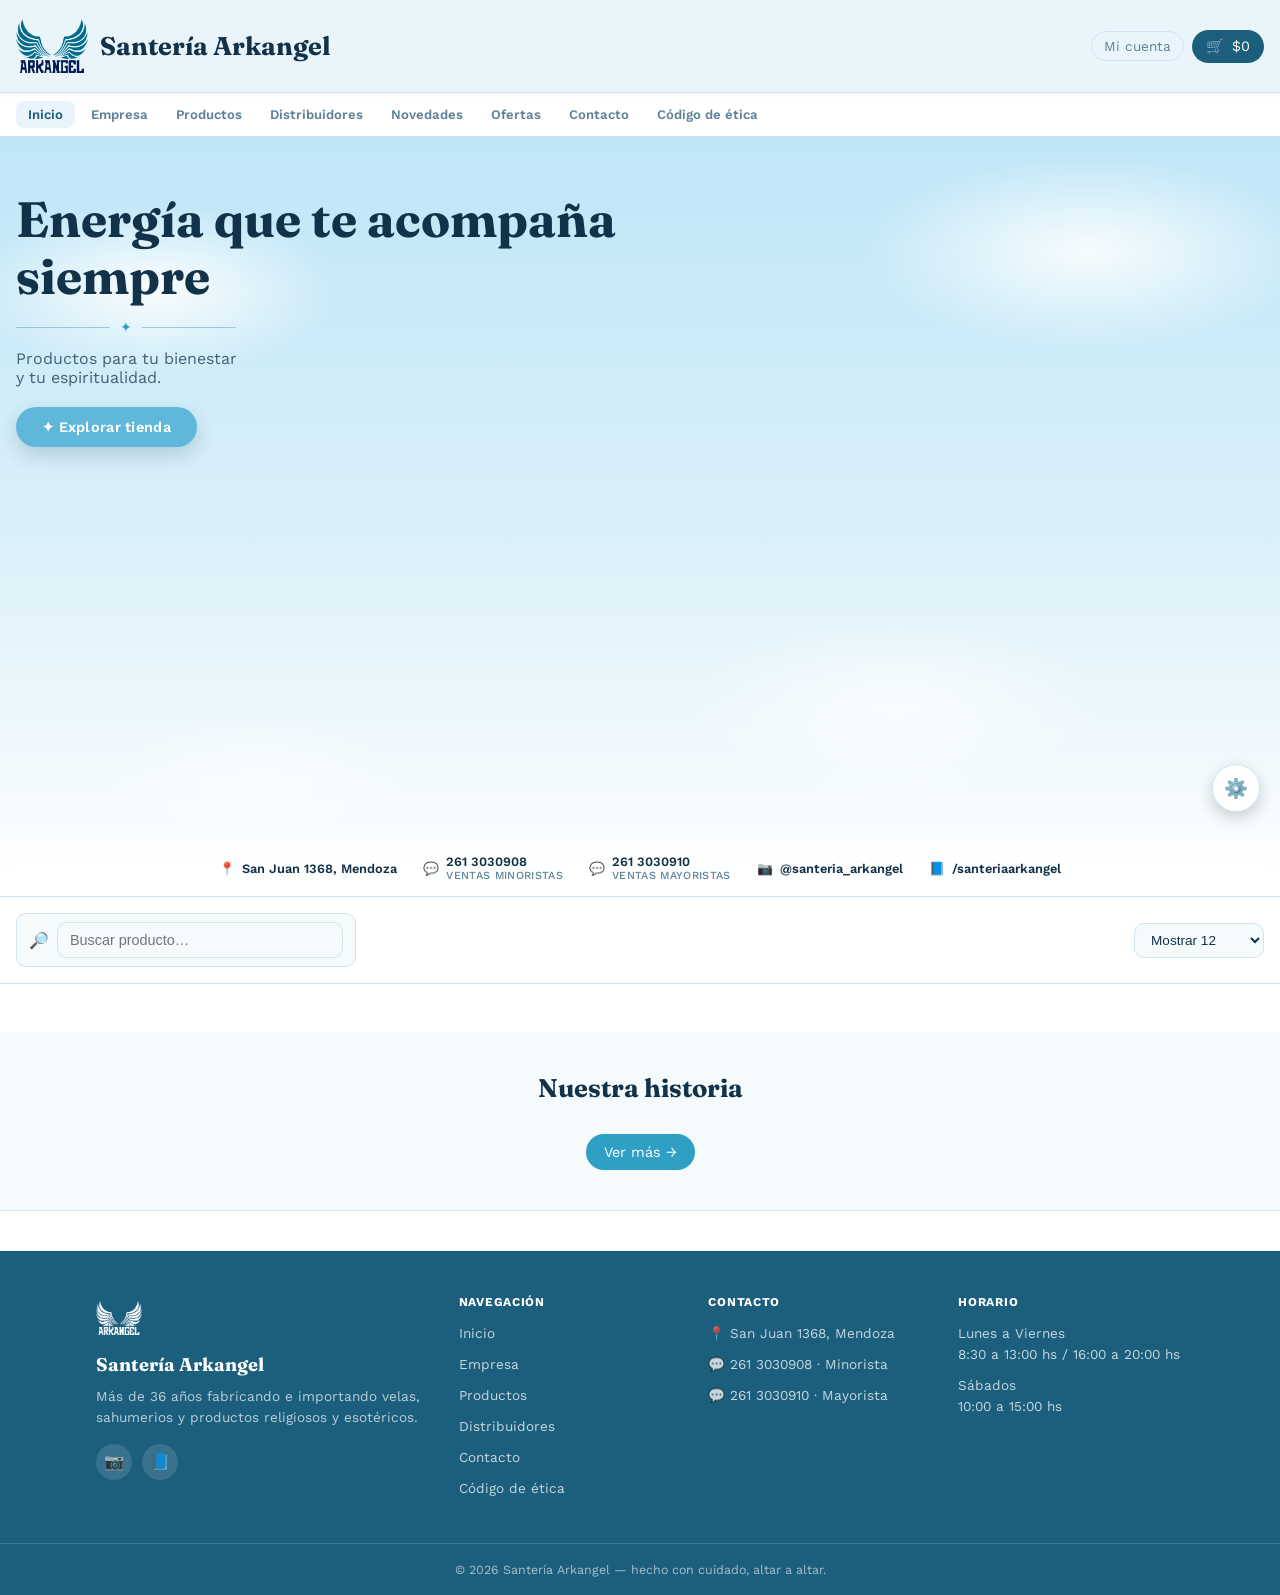
<file: index.html>
<!DOCTYPE html>
<html lang="es">
<head>
<meta charset="UTF-8">
<meta name="viewport" content="width=device-width, initial-scale=1.0">
<title>Santería Arkangel</title>
<link rel="stylesheet" href="assets/css/style.css">
</head>
<body>

<header class="site-header">
  <div class="brand">
    <img id="brand-logo" src="assets/img/logo-arkangel.png" alt="Logo">
    <h1 class="display" id="brand-name">Santería Arkangel</h1>
  </div>
  <div class="header-actions">
    <button class="btn-ghost" id="btn-account">Mi cuenta</button>
    <button class="btn-cart" id="btn-cart">
      🛒 <span id="cart-total">$0</span>
      <span class="cart-badge hidden" id="cart-count">0</span>
    </button>
  </div>
</header>

<nav class="site-nav">
  <a href="index.html" class="active">Inicio</a>
  <a href="historia.html">Empresa</a>
  <a href="#filters-bar" id="nav-productos">Productos</a>
  <a href="distribuidores.html">Distribuidores</a>
  <a href="index.html?view=novedades">Novedades</a>
  <a href="index.html?view=ofertas">Ofertas</a>
  <a href="contacto.html">Contacto</a>
  <a href="etica.html">Código de ética</a>
</nav>

<div id="store-view">
<section class="hero" id="hero">
  <div class="hero-content">
    <div class="hero-categories" id="hero-categories"></div>
    <div class="hero-cat-mobile">
      <button class="hero-cat-toggle" id="hero-cat-toggle">☰ Categorías</button>
      <div class="hero-cat-dropdown" id="hero-cat-dropdown"></div>
    </div>
    <h2 class="display">Energía que te acompaña siempre</h2>
    <div class="hero-divider"><span></span>✦<span></span></div>
    <p class="sub">Productos para tu bienestar<br>y tu espiritualidad.</p>
    <a href="#filters-bar" class="hero-cta">✦ Explorar tienda</a>
  </div>
  <div class="hero-contact-bar">
    <a class="hero-contact-item" href="https://maps.app.goo.gl/acjHGiJugxUaM7Ff8" target="_blank" rel="noreferrer">📍 <span>San Juan 1368, Mendoza</span></a>
    <a class="hero-contact-item" href="https://wa.me/2613030908" target="_blank" rel="noreferrer">💬 <span>261 3030908<small>Ventas minoristas</small></span></a>
    <a class="hero-contact-item" href="https://wa.me/2613030910" target="_blank" rel="noreferrer">💬 <span>261 3030910<small>Ventas mayoristas</small></span></a>
    <a class="hero-contact-item" href="https://instagram.com/santeria_arkangel" target="_blank" rel="noreferrer">📷 <span>@santeria_arkangel</span></a>
    <a class="hero-contact-item" href="https://facebook.com/santeriaarkangel" target="_blank" rel="noreferrer">📘 <span>/santeriaarkangel</span></a>
  </div>
</section>

<script>
  // Arranca la descarga del hero del landing lo antes posible: pide settings
  // ya mismo (sin esperar a que baje todo app.js) y setea el fondo apenas
  // llega. Guarda la respuesta en window.__settingsReq para que app.js la
  // reutilice y no vuelva a pedirla.
  window.__settingsReq = fetch("api/settings.php", { credentials: "include" }).then(function (r) { return r.json(); });
  window.__settingsReq.then(function (s) {
    var hero = document.getElementById("hero");
    if (!hero || !s) return;
    if (s.hero_image) { hero.classList.add("has-image"); hero.style.setProperty("--hero-img-desktop", "url(/" + s.hero_image + ")"); }
    if (s.hero_image_mobile) { hero.classList.add("has-mobile-image"); hero.style.setProperty("--hero-img-mobile", "url(/" + s.hero_image_mobile + ")"); }
  }).catch(function () {});
</script>

<section class="filters" id="filters-bar">
  <div class="search-box">
    🔎 <input type="text" id="search-input" placeholder="Buscar producto…">
  </div>
  <div class="category-scroll" id="category-scroll"></div>
  <select class="page-size-select" id="page-size-select">
    <option value="6">Mostrar 6</option>
    <option value="12" selected>Mostrar 12</option>
    <option value="24">Mostrar 24</option>
    <option value="50">Mostrar 50</option>
    <option value="all">Mostrar todos</option>
  </select>
</section>

<div id="view-filter-banner" class="hidden" style="padding: 0 16px 12px; display:flex; align-items:center; gap:10px;"></div>
<section class="grid" id="product-grid"></section>

<section class="about" id="about-section">
  <div class="about-inner">
    <h3 class="display">Nuestra historia</h3>
    <p id="about-summary">Fabricantes e importadores de velas, sahumerios y productos religiosos y esotéricos.</p>
    <div style="display:flex; gap:10px; justify-content:center; flex-wrap:wrap; margin-top:14px;">
      <a href="historia.html" class="catalog-link">Ver más →</a>
      <a href="#" id="catalog-link" class="catalog-link hidden" style="background:var(--deep);">📄 Descargar catálogo</a>
    </div>
  </div>
</section>
</div>

<section class="page-view hidden" id="account-view">
  <div class="page-view-wrap">
    <a href="#" class="back-link" id="account-back-link">← Volver a la tienda</a>
    <div id="account-content"></div>
  </div>
</section>

<section class="page-view hidden" id="admin-view">
  <div class="page-view-wrap page-view-wrap-wide">
    <a href="#" class="back-link" id="admin-back-link">← Volver a la tienda</a>
    <div id="admin-content"></div>
  </div>
</section>

<a class="wa-float hidden" id="wa-float" target="_blank" rel="noreferrer" title="Escribinos por WhatsApp">💬</a>
<button class="admin-float" id="btn-admin" title="Administrar">⚙️</button>

<footer class="site-footer">
  <div class="footer-inner">
    <div class="footer-col footer-brand">
      <img id="footer-logo" src="assets/img/logo-arkangel.png" alt="Logo">
      <h3 class="display" id="footer-brand-name">Santería Arkangel</h3>
      <p>Más de 36 años fabricando e importando velas, sahumerios y productos religiosos y esotéricos.</p>
      <div class="footer-social">
        <a href="https://instagram.com/santeria_arkangel" target="_blank" rel="noreferrer" aria-label="Instagram">📷</a>
        <a href="https://facebook.com/santeriaarkangel" target="_blank" rel="noreferrer" aria-label="Facebook">📘</a>
      </div>
    </div>
    <div class="footer-col">
      <h4>Navegación</h4>
      <a href="index.html">Inicio</a>
      <a href="historia.html">Empresa</a>
      <a href="index.html#product-grid">Productos</a>
      <a href="distribuidores.html">Distribuidores</a>
      <a href="contacto.html">Contacto</a>
      <a href="etica.html">Código de ética</a>
    </div>
    <div class="footer-col">
      <h4>Contacto</h4>
      <a href="https://maps.app.goo.gl/acjHGiJugxUaM7Ff8" target="_blank" rel="noreferrer">📍 San Juan 1368, Mendoza</a>
      <a href="https://wa.me/2613030908" target="_blank" rel="noreferrer">💬 261 3030908 · Minorista</a>
      <a href="https://wa.me/2613030910" target="_blank" rel="noreferrer">💬 261 3030910 · Mayorista</a>
    </div>
    <div class="footer-col">
      <h4>Horario</h4>
      <p>Lunes a Viernes<br>8:30 a 13:00 hs / 16:00 a 20:00 hs</p>
      <p>Sábados<br>10:00 a 15:00 hs</p>
    </div>
  </div>
  <div class="footer-bottom">
    © <span id="footer-year"></span> <span id="footer-name">Santería Arkangel</span> — hecho con cuidado, altar a altar.
  </div>
</footer>

<!-- Modal: detalle de producto -->
<div class="overlay hidden" id="modal-product">
  <div class="modal">
    <button class="close-btn" data-close="modal-product">✕</button>
    <div class="content" id="product-detail-content"></div>
  </div>
</div>

<!-- Drawer: carrito -->
<div class="drawer-overlay hidden" id="drawer-cart">
  <div class="drawer">
    <div class="drawer-header">
      <h3 class="display">Tu carrito</h3>
      <button class="close-btn" data-close="drawer-cart">✕</button>
    </div>
    <div class="drawer-body" id="cart-items"></div>
    <div class="drawer-footer" id="cart-footer"></div>
  </div>
</div>

<!-- Modal: checkout -->
<div class="overlay hidden" id="modal-checkout">
  <div class="modal">
    <button class="close-btn" data-close="modal-checkout">✕</button>
    <div class="content" id="checkout-content"></div>
  </div>
</div>

<div class="toast hidden" id="toast"></div>

<script src="assets/js/app.js"></script>
</body>
</html>
</file>
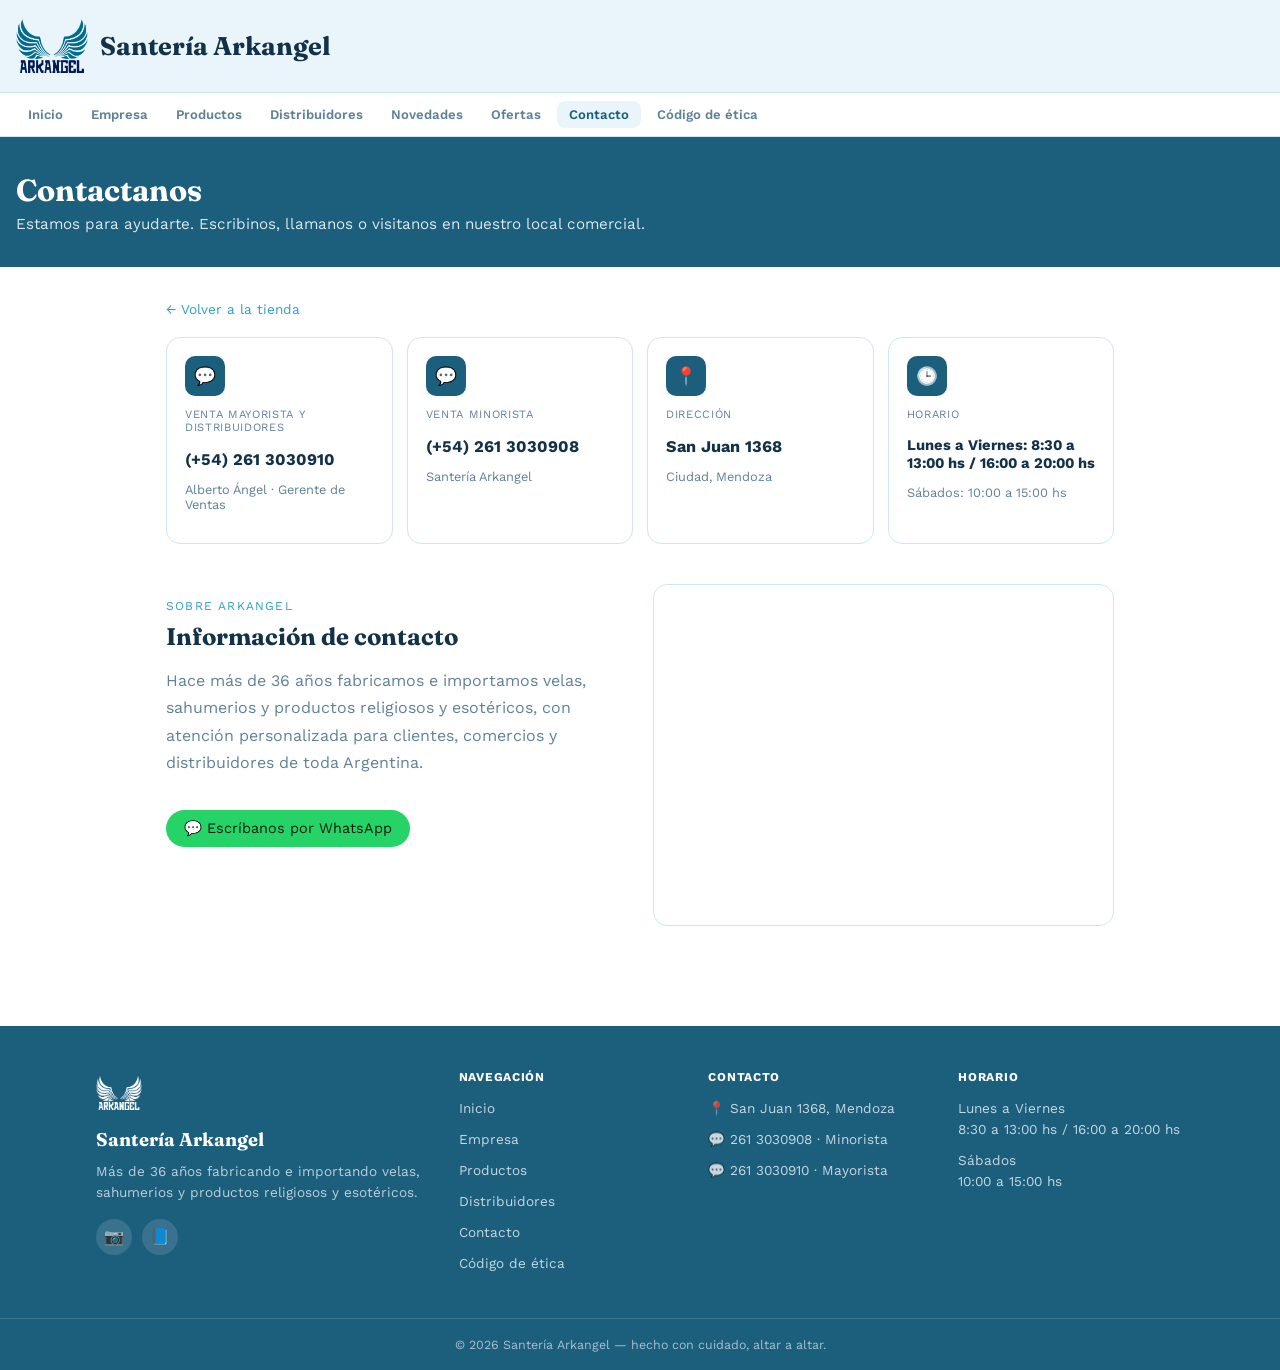
<file: contacto.html>
<!DOCTYPE html>
<html lang="es">
<head>
<meta charset="UTF-8">
<meta name="viewport" content="width=device-width, initial-scale=1.0">
<title>Contacto — Santería Arkangel</title>
<link rel="stylesheet" href="assets/css/style.css">
<style>
  .contact-hero { background: var(--deep); color: #fff; padding: 34px 16px; }
  .contact-hero h2 { margin: 0 0 6px; font-size: 1.9rem; }
  .contact-hero p { margin: 0; opacity: 0.85; font-size: 0.95rem; }
  .contact-wrap { max-width: 980px; margin: 0 auto; padding: 32px 16px 60px; }
  .back-link { display: inline-flex; align-items: center; gap: 6px; font-size: 0.85rem; color: var(--accent); text-decoration: none; margin-bottom: 20px; }

  .contact-cards { display: grid; grid-template-columns: repeat(2, 1fr); gap: 14px; margin-bottom: 40px; }
  @media (min-width: 800px) { .contact-cards { grid-template-columns: repeat(4, 1fr); } }
  .contact-card {
    display: block; text-decoration: none; color: var(--text); border: 1px solid var(--line); border-radius: 14px;
    padding: 18px; background: #fff; transition: transform 0.15s ease, box-shadow 0.15s ease;
  }
  .contact-card:hover { transform: translateY(-2px); box-shadow: 0 8px 20px rgba(18,50,74,0.1); }
  .contact-card .icon-badge {
    width: 40px; height: 40px; border-radius: 10px; background: var(--deep); color: #fff;
    display: flex; align-items: center; justify-content: center; font-size: 1.1rem; margin-bottom: 12px;
  }
  .contact-card .label { font-size: 0.7rem; text-transform: uppercase; letter-spacing: 0.06em; color: var(--muted); margin-bottom: 4px; }
  .contact-card .value { font-weight: 700; font-size: 1.02rem; margin-bottom: 2px; }
  .contact-card .sub { font-size: 0.8rem; color: var(--muted); }

  .about-map-grid { display: grid; grid-template-columns: 1fr; gap: 26px; align-items: start; }
  @media (min-width: 800px) { .about-map-grid { grid-template-columns: 1fr 1fr; } }
  .about-map-grid .eyebrow { text-transform: uppercase; letter-spacing: 0.1em; font-size: 0.75rem; color: var(--accent); margin-bottom: 6px; }
  .about-map-grid h3 { font-size: 1.5rem; margin: 0 0 14px; }
  .about-map-grid p { color: var(--muted); line-height: 1.7; margin-bottom: 20px; }
  .map-embed { border-radius: 14px; overflow: hidden; border: 1px solid var(--line); }
  .map-embed iframe { width: 100%; height: 340px; display: block; border: 0; }
</style>
</head>
<body>

<header class="site-header">
  <a href="index.html" class="brand" style="text-decoration:none;">
    <img id="brand-logo" src="assets/img/logo-arkangel.png" alt="Logo">
    <h1 class="display" id="brand-name">Santería Arkangel</h1>
  </a>
</header>

<nav class="site-nav">
  <a href="index.html">Inicio</a>
  <a href="historia.html">Empresa</a>
  <a href="index.html#product-grid">Productos</a>
  <a href="distribuidores.html">Distribuidores</a>
  <a href="index.html?view=novedades">Novedades</a>
  <a href="index.html?view=ofertas">Ofertas</a>
  <a href="contacto.html" class="active">Contacto</a>
  <a href="etica.html">Código de ética</a>
</nav>

<section class="contact-hero">
  <h2 class="display">Contactanos</h2>
  <p>Estamos para ayudarte. Escribinos, llamanos o visitanos en nuestro local comercial.</p>
</section>

<div class="contact-wrap">
  <a href="index.html" class="back-link">← Volver a la tienda</a>

  <div class="contact-cards">
    <a class="contact-card" href="https://wa.me/2613030910" target="_blank" rel="noreferrer">
      <div class="icon-badge">💬</div>
      <p class="label">Venta Mayorista y Distribuidores</p>
      <p class="value">(+54) 261 3030910</p>
      <p class="sub">Alberto Ángel · Gerente de Ventas</p>
    </a>

    <a class="contact-card" href="https://wa.me/2613030908" target="_blank" rel="noreferrer">
      <div class="icon-badge">💬</div>
      <p class="label">Venta Minorista</p>
      <p class="value">(+54) 261 3030908</p>
      <p class="sub">Santería Arkangel</p>
    </a>

    <a class="contact-card" href="https://maps.app.goo.gl/acjHGiJugxUaM7Ff8" target="_blank" rel="noreferrer">
      <div class="icon-badge">📍</div>
      <p class="label">Dirección</p>
      <p class="value">San Juan 1368</p>
      <p class="sub">Ciudad, Mendoza</p>
    </a>

    <div class="contact-card" style="cursor:default;">
      <div class="icon-badge">🕒</div>
      <p class="label">Horario</p>
      <p class="value" style="font-size:0.92rem;">Lunes a Viernes: 8:30 a 13:00 hs / 16:00 a 20:00 hs</p>
      <p class="sub">Sábados: 10:00 a 15:00 hs</p>
    </div>
  </div>

  <div class="about-map-grid">
    <div>
      <p class="eyebrow">Sobre Arkangel</p>
      <h3 class="display">Información de contacto</h3>
      <p>Hace más de 36 años fabricamos e importamos velas, sahumerios y productos religiosos y esotéricos, con atención personalizada para clientes, comercios y distribuidores de toda Argentina.</p>
      <a href="https://wa.me/2613030908" target="_blank" rel="noreferrer" class="catalog-link" style="background:#25D366; color:#0b1a10;">💬 Escríbanos por WhatsApp</a>
    </div>
    <div class="map-embed">
      <iframe src="https://www.google.com/maps/embed?pb=!1m18!1m12!1m3!1d3350.394034152489!2d-68.83958208961124!3d-32.887748768804684!2m3!1f0!2f0!3f0!3m2!1i1024!2i768!4f13.1!3m3!1m2!1s0x967e0918ef4dc431%3A0x1543973d493a50ff!2sArkangel%20Santeria!5e0!3m2!1ses!2sar!4v1785509112753!5m2!1ses!2sar" loading="lazy" referrerpolicy="strict-origin-when-cross-origin" allowfullscreen></iframe>
    </div>
  </div>
</div>

<footer class="site-footer">
  <div class="footer-inner">
    <div class="footer-col footer-brand">
      <img id="footer-logo" src="assets/img/logo-arkangel.png" alt="Logo">
      <h3 class="display" id="footer-brand-name">Santería Arkangel</h3>
      <p>Más de 36 años fabricando e importando velas, sahumerios y productos religiosos y esotéricos.</p>
      <div class="footer-social">
        <a href="https://instagram.com/santeria_arkangel" target="_blank" rel="noreferrer" aria-label="Instagram">📷</a>
        <a href="https://facebook.com/santeriaarkangel" target="_blank" rel="noreferrer" aria-label="Facebook">📘</a>
      </div>
    </div>
    <div class="footer-col">
      <h4>Navegación</h4>
      <a href="index.html">Inicio</a>
      <a href="historia.html">Empresa</a>
      <a href="index.html#product-grid">Productos</a>
      <a href="distribuidores.html">Distribuidores</a>
      <a href="contacto.html">Contacto</a>
      <a href="etica.html">Código de ética</a>
    </div>
    <div class="footer-col">
      <h4>Contacto</h4>
      <a href="https://maps.app.goo.gl/acjHGiJugxUaM7Ff8" target="_blank" rel="noreferrer">📍 San Juan 1368, Mendoza</a>
      <a href="https://wa.me/2613030908" target="_blank" rel="noreferrer">💬 261 3030908 · Minorista</a>
      <a href="https://wa.me/2613030910" target="_blank" rel="noreferrer">💬 261 3030910 · Mayorista</a>
    </div>
    <div class="footer-col">
      <h4>Horario</h4>
      <p>Lunes a Viernes<br>8:30 a 13:00 hs / 16:00 a 20:00 hs</p>
      <p>Sábados<br>10:00 a 15:00 hs</p>
    </div>
  </div>
  <div class="footer-bottom">
    © <span id="footer-year"></span> <span id="footer-name">Santería Arkangel</span> — hecho con cuidado, altar a altar.
  </div>
</footer>

<script>
  document.getElementById("footer-year").textContent = new Date().getFullYear();
  fetch("api/settings.php", { credentials: "include" })
    .then(r => r.json())
    .then(s => {
      document.getElementById("brand-name").textContent = s.store_name || "Santería Arkangel";
      document.getElementById("footer-name").textContent = s.store_name || "Santería Arkangel";
      document.getElementById("footer-brand-name").textContent = s.store_name || "Santería Arkangel";
      if (s.store_logo) {
        document.getElementById("brand-logo").src = s.store_logo;
        document.getElementById("footer-logo").src = s.store_logo;
      }
    });
</script>
</body>
</html>
</file>
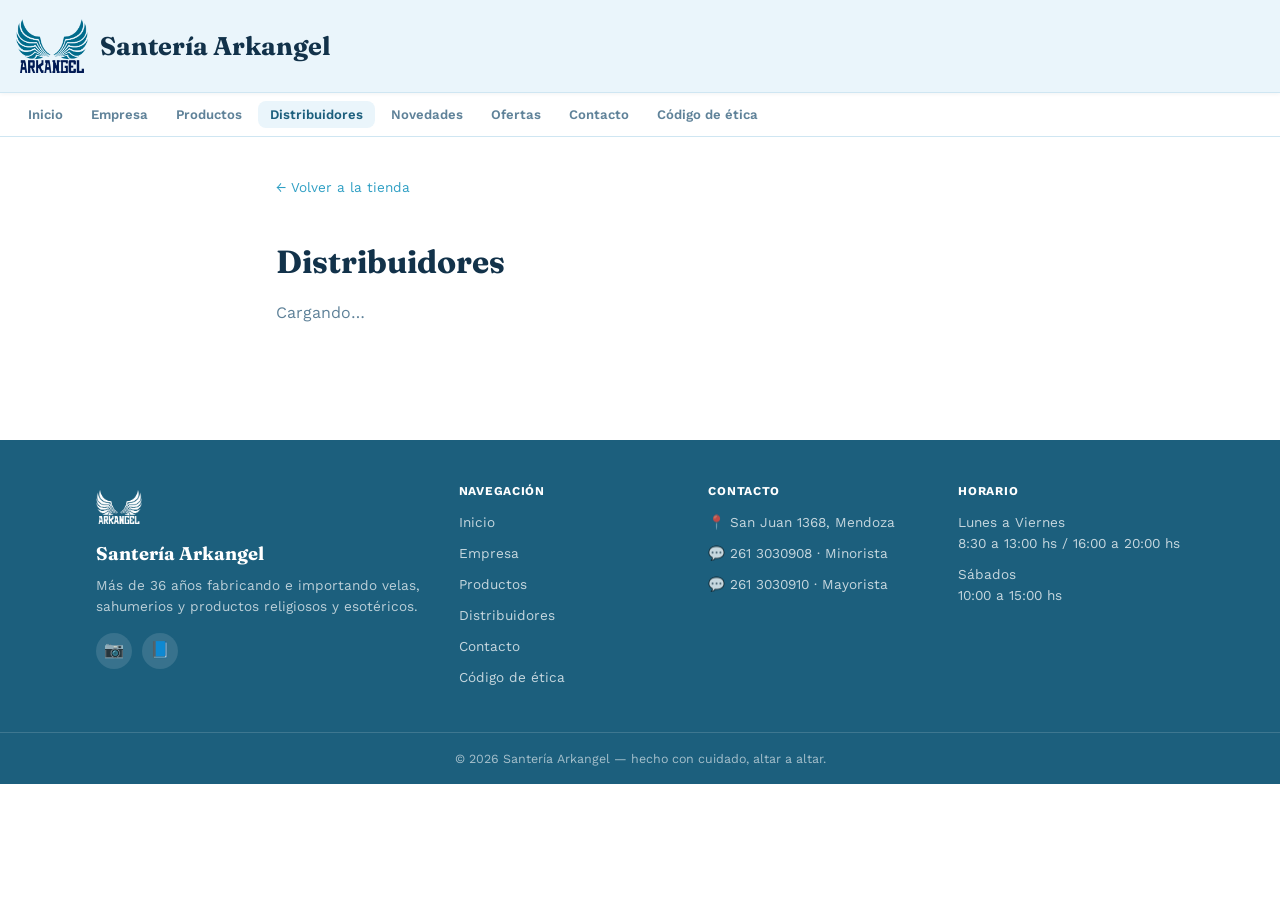
<file: distribuidores.html>
<!DOCTYPE html>
<html lang="es">
<head>
<meta charset="UTF-8">
<meta name="viewport" content="width=device-width, initial-scale=1.0">
<title>Distribuidores — Santería Arkangel</title>
<link rel="stylesheet" href="assets/css/style.css">
<style>
  .page-wrap { max-width: 760px; margin: 0 auto; padding: 40px 16px 60px; }
  .page-wrap h2 { font-size: 2rem; margin-bottom: 18px; }
  .page-wrap p { color: var(--muted); line-height: 1.7; white-space: pre-line; margin-bottom: 14px; }
  .back-link { display: inline-flex; align-items: center; gap: 6px; font-size: 0.85rem; color: var(--accent); text-decoration: none; margin-bottom: 20px; }
</style>
</head>
<body>

<header class="site-header">
  <a href="index.html" class="brand" style="text-decoration:none;">
    <img id="brand-logo" src="assets/img/logo-arkangel.png" alt="Logo">
    <h1 class="display" id="brand-name">Santería Arkangel</h1>
  </a>
</header>

<nav class="site-nav">
  <a href="index.html">Inicio</a>
  <a href="historia.html">Empresa</a>
  <a href="index.html#product-grid">Productos</a>
  <a href="distribuidores.html" class="active">Distribuidores</a>
  <a href="index.html?view=novedades">Novedades</a>
  <a href="index.html?view=ofertas">Ofertas</a>
  <a href="contacto.html">Contacto</a>
  <a href="etica.html">Código de ética</a>
</nav>

<div class="page-wrap">
  <a href="index.html" class="back-link">← Volver a la tienda</a>
  <h2 class="display">Distribuidores</h2>
  <p id="page-text">Cargando…</p>
</div>

<footer class="site-footer">
  <div class="footer-inner">
    <div class="footer-col footer-brand">
      <img id="footer-logo" src="assets/img/logo-arkangel.png" alt="Logo">
      <h3 class="display" id="footer-brand-name">Santería Arkangel</h3>
      <p>Más de 36 años fabricando e importando velas, sahumerios y productos religiosos y esotéricos.</p>
      <div class="footer-social">
        <a href="https://instagram.com/santeria_arkangel" target="_blank" rel="noreferrer" aria-label="Instagram">📷</a>
        <a href="https://facebook.com/santeriaarkangel" target="_blank" rel="noreferrer" aria-label="Facebook">📘</a>
      </div>
    </div>
    <div class="footer-col">
      <h4>Navegación</h4>
      <a href="index.html">Inicio</a>
      <a href="historia.html">Empresa</a>
      <a href="index.html#product-grid">Productos</a>
      <a href="distribuidores.html">Distribuidores</a>
      <a href="contacto.html">Contacto</a>
      <a href="etica.html">Código de ética</a>
    </div>
    <div class="footer-col">
      <h4>Contacto</h4>
      <a href="https://maps.app.goo.gl/acjHGiJugxUaM7Ff8" target="_blank" rel="noreferrer">📍 San Juan 1368, Mendoza</a>
      <a href="https://wa.me/2613030908" target="_blank" rel="noreferrer">💬 261 3030908 · Minorista</a>
      <a href="https://wa.me/2613030910" target="_blank" rel="noreferrer">💬 261 3030910 · Mayorista</a>
    </div>
    <div class="footer-col">
      <h4>Horario</h4>
      <p>Lunes a Viernes<br>8:30 a 13:00 hs / 16:00 a 20:00 hs</p>
      <p>Sábados<br>10:00 a 15:00 hs</p>
    </div>
  </div>
  <div class="footer-bottom">
    © <span id="footer-year"></span> <span id="footer-name">Santería Arkangel</span> — hecho con cuidado, altar a altar.
  </div>
</footer>

<script>
  document.getElementById("footer-year").textContent = new Date().getFullYear();
  fetch("api/settings.php", { credentials: "include" })
    .then(r => r.json())
    .then(s => {
      document.getElementById("brand-name").textContent = s.store_name || "Santería Arkangel";
      document.getElementById("footer-name").textContent = s.store_name || "Santería Arkangel";
      document.getElementById("footer-brand-name").textContent = s.store_name || "Santería Arkangel";
      if (s.store_logo) {
        document.getElementById("brand-logo").src = s.store_logo;
        document.getElementById("footer-logo").src = s.store_logo;
      }
      document.getElementById("page-text").textContent = s.distribuidores_text || "";
    });
</script>
</body>
</html>
</file>
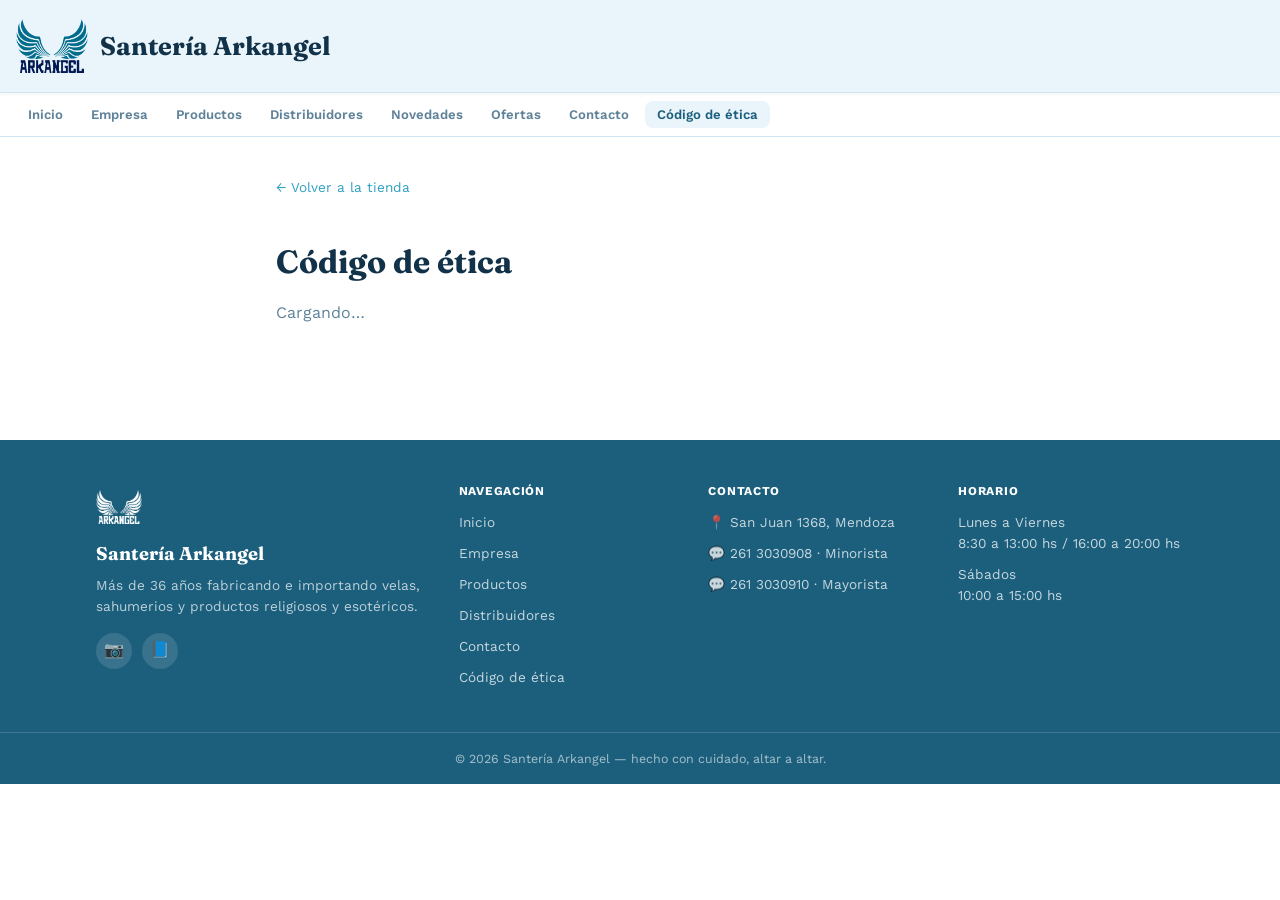
<file: etica.html>
<!DOCTYPE html>
<html lang="es">
<head>
<meta charset="UTF-8">
<meta name="viewport" content="width=device-width, initial-scale=1.0">
<title>Código de ética — Santería Arkangel</title>
<link rel="stylesheet" href="assets/css/style.css">
<style>
  .page-wrap { max-width: 760px; margin: 0 auto; padding: 40px 16px 60px; }
  .page-wrap h2 { font-size: 2rem; margin-bottom: 18px; }
  .page-wrap p { color: var(--muted); line-height: 1.7; white-space: pre-line; margin-bottom: 14px; }
  .back-link { display: inline-flex; align-items: center; gap: 6px; font-size: 0.85rem; color: var(--accent); text-decoration: none; margin-bottom: 20px; }
</style>
</head>
<body>

<header class="site-header">
  <a href="index.html" class="brand" style="text-decoration:none;">
    <img id="brand-logo" src="assets/img/logo-arkangel.png" alt="Logo">
    <h1 class="display" id="brand-name">Santería Arkangel</h1>
  </a>
</header>

<nav class="site-nav">
  <a href="index.html">Inicio</a>
  <a href="historia.html">Empresa</a>
  <a href="index.html#product-grid">Productos</a>
  <a href="distribuidores.html">Distribuidores</a>
  <a href="index.html?view=novedades">Novedades</a>
  <a href="index.html?view=ofertas">Ofertas</a>
  <a href="contacto.html">Contacto</a>
  <a href="etica.html" class="active">Código de ética</a>
</nav>

<div class="page-wrap">
  <a href="index.html" class="back-link">← Volver a la tienda</a>
  <h2 class="display">Código de ética</h2>
  <p id="page-text">Cargando…</p>
</div>

<footer class="site-footer">
  <div class="footer-inner">
    <div class="footer-col footer-brand">
      <img id="footer-logo" src="assets/img/logo-arkangel.png" alt="Logo">
      <h3 class="display" id="footer-brand-name">Santería Arkangel</h3>
      <p>Más de 36 años fabricando e importando velas, sahumerios y productos religiosos y esotéricos.</p>
      <div class="footer-social">
        <a href="https://instagram.com/santeria_arkangel" target="_blank" rel="noreferrer" aria-label="Instagram">📷</a>
        <a href="https://facebook.com/santeriaarkangel" target="_blank" rel="noreferrer" aria-label="Facebook">📘</a>
      </div>
    </div>
    <div class="footer-col">
      <h4>Navegación</h4>
      <a href="index.html">Inicio</a>
      <a href="historia.html">Empresa</a>
      <a href="index.html#product-grid">Productos</a>
      <a href="distribuidores.html">Distribuidores</a>
      <a href="contacto.html">Contacto</a>
      <a href="etica.html">Código de ética</a>
    </div>
    <div class="footer-col">
      <h4>Contacto</h4>
      <a href="https://maps.app.goo.gl/acjHGiJugxUaM7Ff8" target="_blank" rel="noreferrer">📍 San Juan 1368, Mendoza</a>
      <a href="https://wa.me/2613030908" target="_blank" rel="noreferrer">💬 261 3030908 · Minorista</a>
      <a href="https://wa.me/2613030910" target="_blank" rel="noreferrer">💬 261 3030910 · Mayorista</a>
    </div>
    <div class="footer-col">
      <h4>Horario</h4>
      <p>Lunes a Viernes<br>8:30 a 13:00 hs / 16:00 a 20:00 hs</p>
      <p>Sábados<br>10:00 a 15:00 hs</p>
    </div>
  </div>
  <div class="footer-bottom">
    © <span id="footer-year"></span> <span id="footer-name">Santería Arkangel</span> — hecho con cuidado, altar a altar.
  </div>
</footer>

<script>
  document.getElementById("footer-year").textContent = new Date().getFullYear();
  fetch("api/settings.php", { credentials: "include" })
    .then(r => r.json())
    .then(s => {
      document.getElementById("brand-name").textContent = s.store_name || "Santería Arkangel";
      document.getElementById("footer-name").textContent = s.store_name || "Santería Arkangel";
      document.getElementById("footer-brand-name").textContent = s.store_name || "Santería Arkangel";
      if (s.store_logo) {
        document.getElementById("brand-logo").src = s.store_logo;
        document.getElementById("footer-logo").src = s.store_logo;
      }
      document.getElementById("page-text").textContent = s.etica_text || "";
    });
</script>
</body>
</html>
</file>
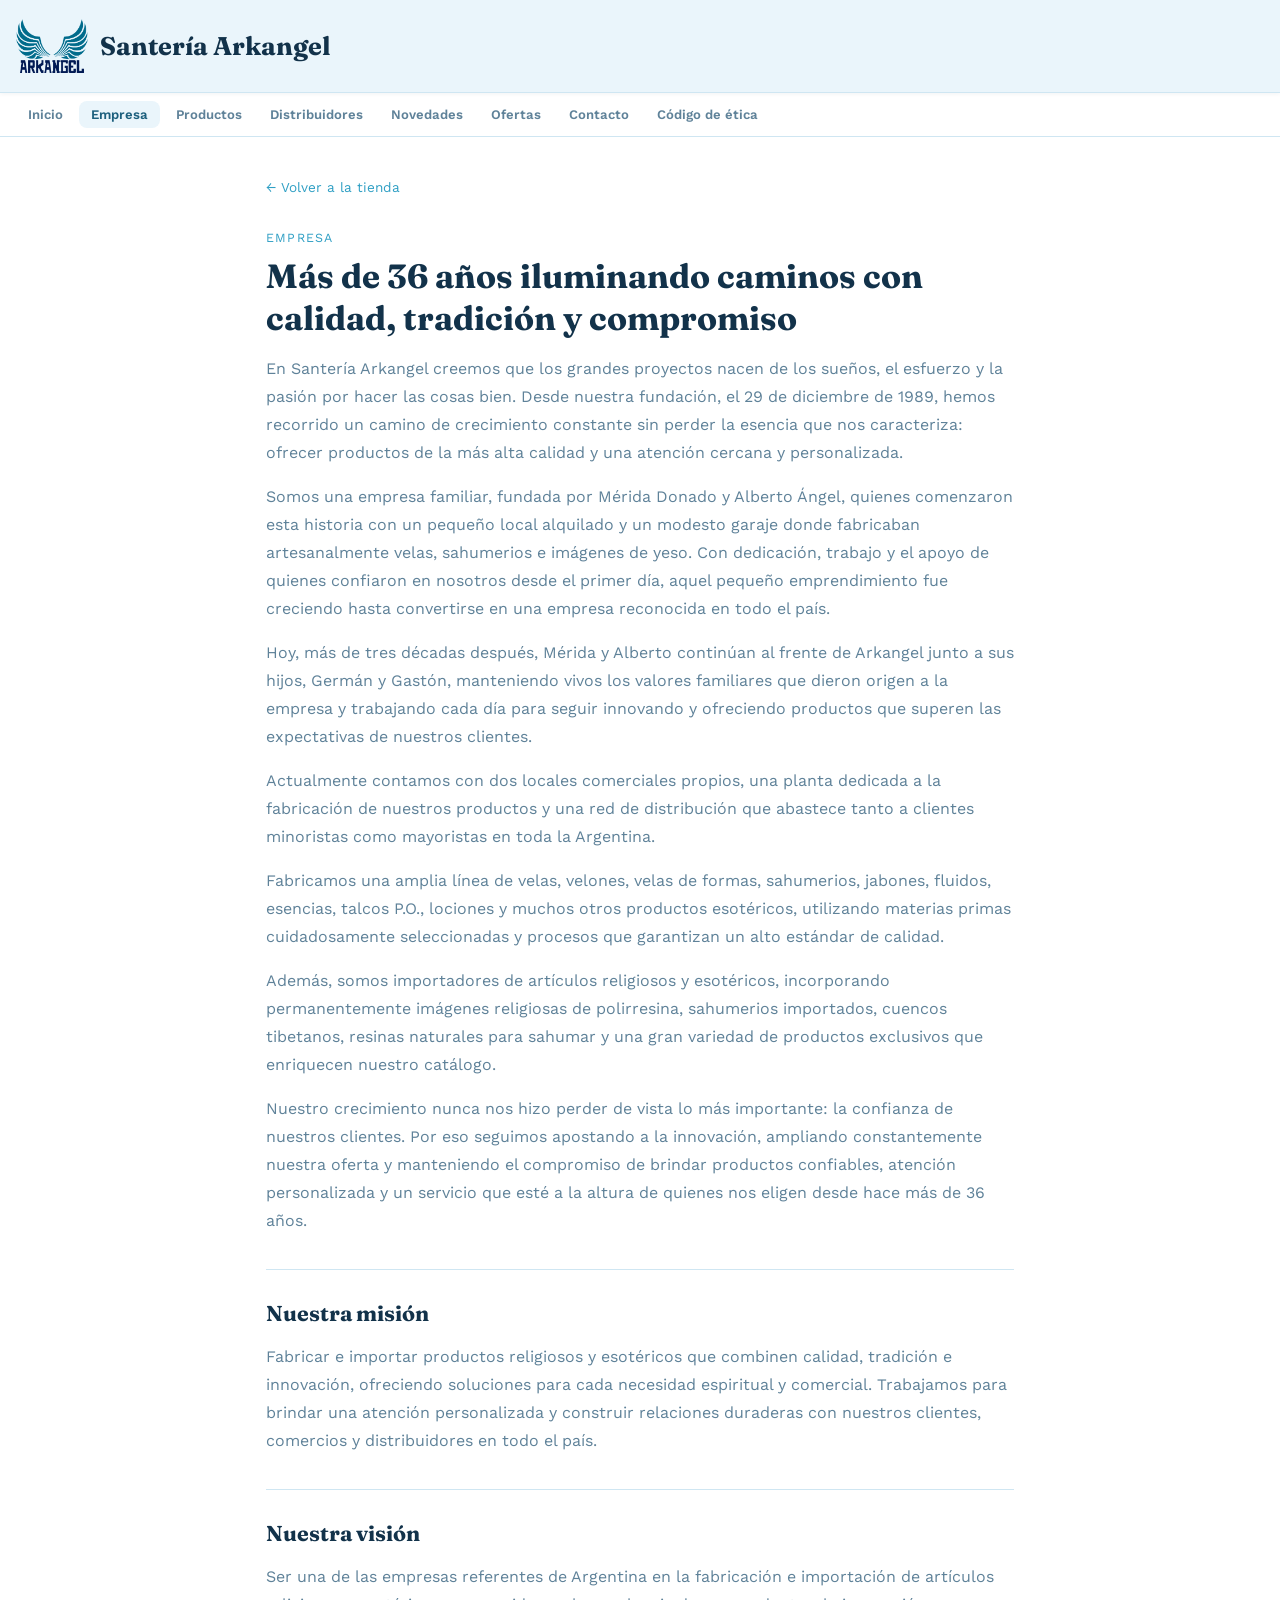
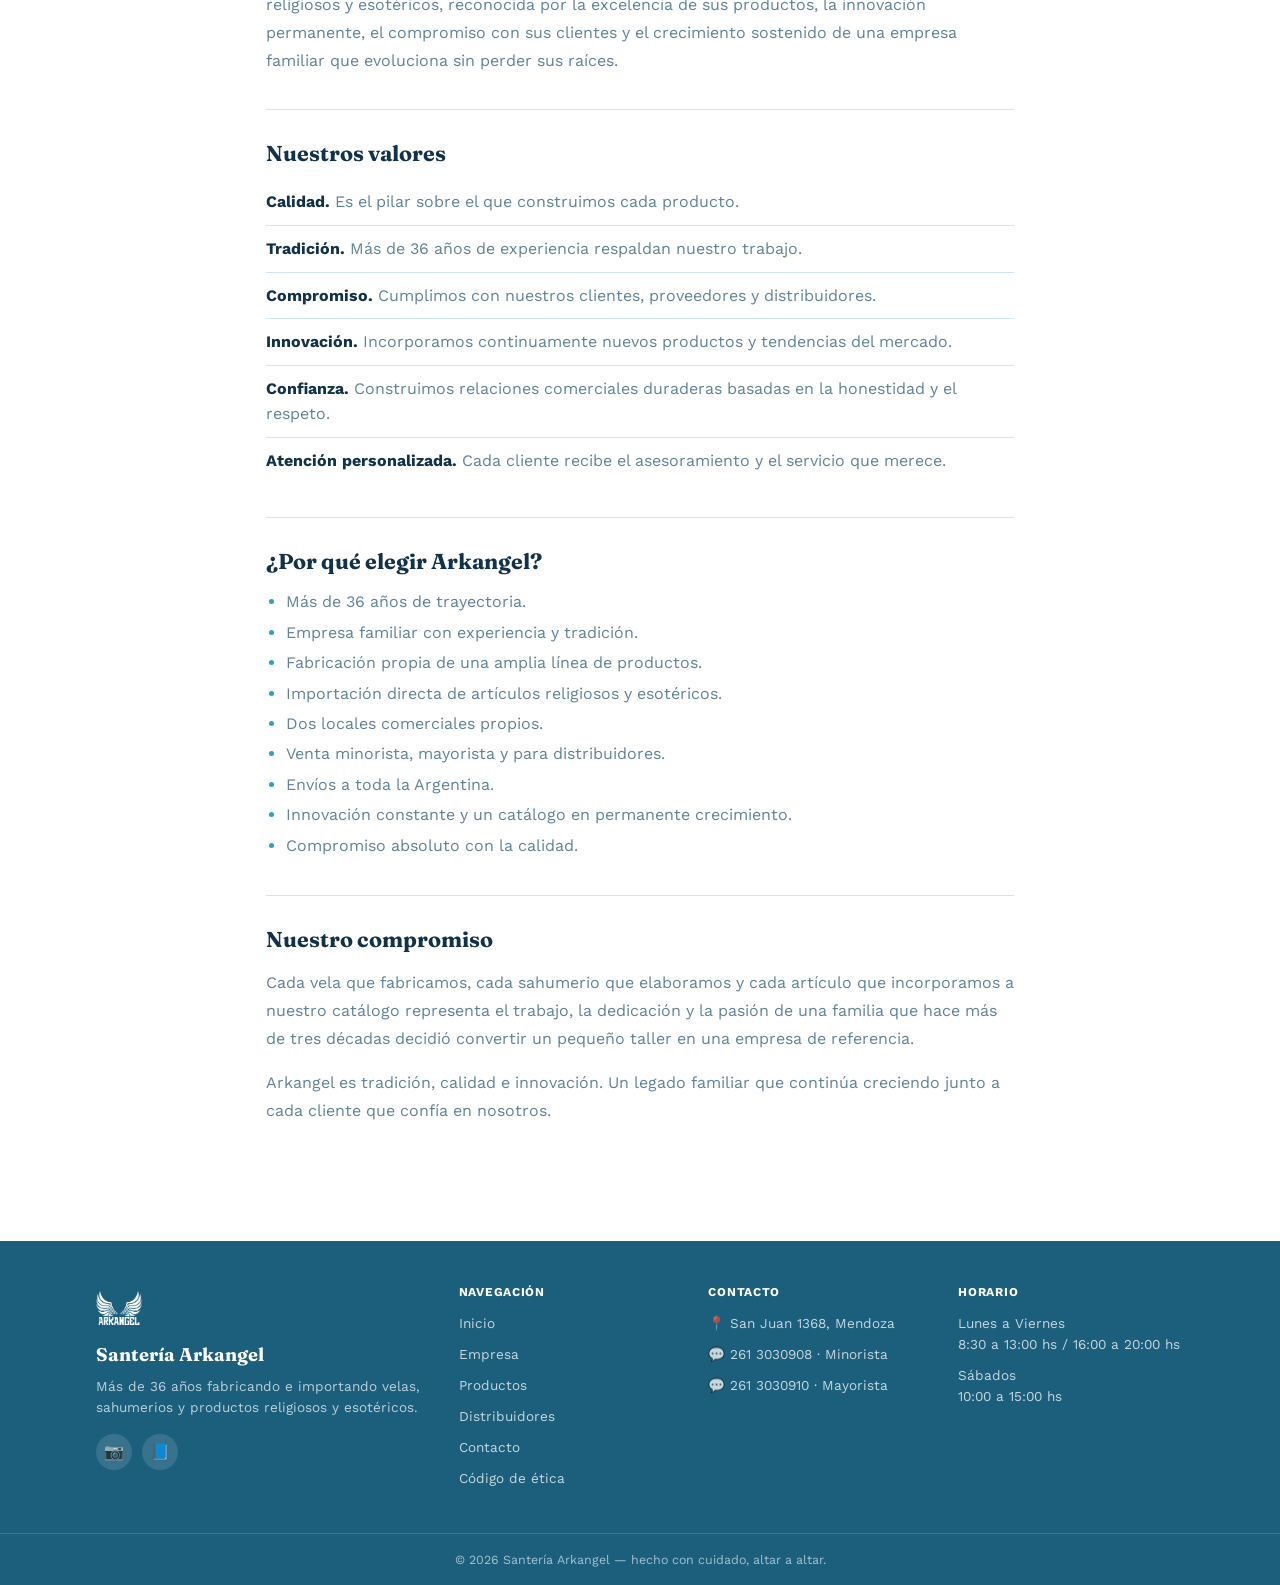
<file: historia.html>
<!DOCTYPE html>
<html lang="es">
<head>
<meta charset="UTF-8">
<meta name="viewport" content="width=device-width, initial-scale=1.0">
<title>Empresa — Santería Arkangel</title>
<link rel="stylesheet" href="assets/css/style.css">
<style>
  .historia-wrap { max-width: 780px; margin: 0 auto; padding: 40px 16px 60px; }
  .historia-wrap .eyebrow { text-transform: uppercase; letter-spacing: 0.1em; font-size: 0.78rem; color: var(--accent); margin-bottom: 6px; }
  .historia-wrap h2 { font-size: 2.1rem; margin: 0 0 6px; }
  .historia-wrap .tagline { font-size: 1.05rem; color: var(--deep); font-weight: 600; margin-bottom: 22px; }
  .historia-wrap p { color: var(--muted); line-height: 1.75; margin-bottom: 16px; }
  .historia-wrap section { margin-top: 34px; padding-top: 30px; border-top: 1px solid var(--line); }
  .historia-wrap h3 { font-size: 1.35rem; margin: 0 0 12px; }
  .back-link { display: inline-flex; align-items: center; gap: 6px; font-size: 0.85rem; color: var(--accent); text-decoration: none; margin-bottom: 20px; }
  .valores-list { list-style: none; margin: 0; padding: 0; }
  .valores-list li { padding: 10px 0; border-bottom: 1px solid var(--line); color: var(--muted); line-height: 1.6; }
  .valores-list li:last-child { border-bottom: none; }
  .valores-list strong { color: var(--text); }
  .why-list { margin: 0; padding-left: 20px; color: var(--muted); line-height: 1.9; }
  .why-list li::marker { color: var(--accent); }
  .gallery-grid { display: grid; grid-template-columns: repeat(2, 1fr); gap: 12px; margin-top: 18px; }
  @media (min-width: 640px) { .gallery-grid { grid-template-columns: repeat(3, 1fr); } }
  .gallery-grid img { width: 100%; aspect-ratio: 4/3; object-fit: cover; border-radius: 12px; border: 1px solid var(--line); }
</style>
</head>
<body>

<header class="site-header">
  <a href="index.html" class="brand" style="text-decoration:none;">
    <img id="brand-logo" src="assets/img/logo-arkangel.png" alt="Logo">
    <h1 class="display" id="brand-name">Santería Arkangel</h1>
  </a>
</header>

<nav class="site-nav">
  <a href="index.html">Inicio</a>
  <a href="historia.html" class="active">Empresa</a>
  <a href="index.html#product-grid">Productos</a>
  <a href="distribuidores.html">Distribuidores</a>
  <a href="index.html?view=novedades">Novedades</a>
  <a href="index.html?view=ofertas">Ofertas</a>
  <a href="contacto.html">Contacto</a>
  <a href="etica.html">Código de ética</a>
</nav>

<div class="historia-wrap">
  <a href="index.html" class="back-link">← Volver a la tienda</a>

  <p class="eyebrow">Empresa</p>
  <h2 class="display">Más de 36 años iluminando caminos con calidad, tradición y compromiso</h2>

  <p>En Santería Arkangel creemos que los grandes proyectos nacen de los sueños, el esfuerzo y la pasión por hacer las cosas bien. Desde nuestra fundación, el 29 de diciembre de 1989, hemos recorrido un camino de crecimiento constante sin perder la esencia que nos caracteriza: ofrecer productos de la más alta calidad y una atención cercana y personalizada.</p>

  <p>Somos una empresa familiar, fundada por Mérida Donado y Alberto Ángel, quienes comenzaron esta historia con un pequeño local alquilado y un modesto garaje donde fabricaban artesanalmente velas, sahumerios e imágenes de yeso. Con dedicación, trabajo y el apoyo de quienes confiaron en nosotros desde el primer día, aquel pequeño emprendimiento fue creciendo hasta convertirse en una empresa reconocida en todo el país.</p>

  <p>Hoy, más de tres décadas después, Mérida y Alberto continúan al frente de Arkangel junto a sus hijos, Germán y Gastón, manteniendo vivos los valores familiares que dieron origen a la empresa y trabajando cada día para seguir innovando y ofreciendo productos que superen las expectativas de nuestros clientes.</p>

  <p>Actualmente contamos con dos locales comerciales propios, una planta dedicada a la fabricación de nuestros productos y una red de distribución que abastece tanto a clientes minoristas como mayoristas en toda la Argentina.</p>

  <p>Fabricamos una amplia línea de velas, velones, velas de formas, sahumerios, jabones, fluidos, esencias, talcos P.O., lociones y muchos otros productos esotéricos, utilizando materias primas cuidadosamente seleccionadas y procesos que garantizan un alto estándar de calidad.</p>

  <p>Además, somos importadores de artículos religiosos y esotéricos, incorporando permanentemente imágenes religiosas de polirresina, sahumerios importados, cuencos tibetanos, resinas naturales para sahumar y una gran variedad de productos exclusivos que enriquecen nuestro catálogo.</p>

  <p>Nuestro crecimiento nunca nos hizo perder de vista lo más importante: la confianza de nuestros clientes. Por eso seguimos apostando a la innovación, ampliando constantemente nuestra oferta y manteniendo el compromiso de brindar productos confiables, atención personalizada y un servicio que esté a la altura de quienes nos eligen desde hace más de 36 años.</p>

  <section>
    <h3 class="display">Nuestra misión</h3>
    <p>Fabricar e importar productos religiosos y esotéricos que combinen calidad, tradición e innovación, ofreciendo soluciones para cada necesidad espiritual y comercial. Trabajamos para brindar una atención personalizada y construir relaciones duraderas con nuestros clientes, comercios y distribuidores en todo el país.</p>
  </section>

  <section>
    <h3 class="display">Nuestra visión</h3>
    <p>Ser una de las empresas referentes de Argentina en la fabricación e importación de artículos religiosos y esotéricos, reconocida por la excelencia de sus productos, la innovación permanente, el compromiso con sus clientes y el crecimiento sostenido de una empresa familiar que evoluciona sin perder sus raíces.</p>
  </section>

  <section>
    <h3 class="display">Nuestros valores</h3>
    <ul class="valores-list">
      <li><strong>Calidad.</strong> Es el pilar sobre el que construimos cada producto.</li>
      <li><strong>Tradición.</strong> Más de 36 años de experiencia respaldan nuestro trabajo.</li>
      <li><strong>Compromiso.</strong> Cumplimos con nuestros clientes, proveedores y distribuidores.</li>
      <li><strong>Innovación.</strong> Incorporamos continuamente nuevos productos y tendencias del mercado.</li>
      <li><strong>Confianza.</strong> Construimos relaciones comerciales duraderas basadas en la honestidad y el respeto.</li>
      <li><strong>Atención personalizada.</strong> Cada cliente recibe el asesoramiento y el servicio que merece.</li>
    </ul>
  </section>

  <section>
    <h3 class="display">¿Por qué elegir Arkangel?</h3>
    <ul class="why-list">
      <li>Más de 36 años de trayectoria.</li>
      <li>Empresa familiar con experiencia y tradición.</li>
      <li>Fabricación propia de una amplia línea de productos.</li>
      <li>Importación directa de artículos religiosos y esotéricos.</li>
      <li>Dos locales comerciales propios.</li>
      <li>Venta minorista, mayorista y para distribuidores.</li>
      <li>Envíos a toda la Argentina.</li>
      <li>Innovación constante y un catálogo en permanente crecimiento.</li>
      <li>Compromiso absoluto con la calidad.</li>
    </ul>
  </section>

  <section>
    <h3 class="display">Nuestro compromiso</h3>
    <p>Cada vela que fabricamos, cada sahumerio que elaboramos y cada artículo que incorporamos a nuestro catálogo representa el trabajo, la dedicación y la pasión de una familia que hace más de tres décadas decidió convertir un pequeño taller en una empresa de referencia.</p>
    <p>Arkangel es tradición, calidad e innovación. Un legado familiar que continúa creciendo junto a cada cliente que confía en nosotros.</p>
  </section>

  <section id="gallery-section" style="display:none;">
    <h3 class="display">Nuestro local</h3>
    <div class="gallery-grid" id="gallery-grid"></div>
  </section>
</div>

<footer class="site-footer">
  <div class="footer-inner">
    <div class="footer-col footer-brand">
      <img id="footer-logo" src="assets/img/logo-arkangel.png" alt="Logo">
      <h3 class="display" id="footer-brand-name">Santería Arkangel</h3>
      <p>Más de 36 años fabricando e importando velas, sahumerios y productos religiosos y esotéricos.</p>
      <div class="footer-social">
        <a href="https://instagram.com/santeria_arkangel" target="_blank" rel="noreferrer" aria-label="Instagram">📷</a>
        <a href="https://facebook.com/santeriaarkangel" target="_blank" rel="noreferrer" aria-label="Facebook">📘</a>
      </div>
    </div>
    <div class="footer-col">
      <h4>Navegación</h4>
      <a href="index.html">Inicio</a>
      <a href="historia.html">Empresa</a>
      <a href="index.html#product-grid">Productos</a>
      <a href="distribuidores.html">Distribuidores</a>
      <a href="contacto.html">Contacto</a>
      <a href="etica.html">Código de ética</a>
    </div>
    <div class="footer-col">
      <h4>Contacto</h4>
      <a href="https://maps.app.goo.gl/acjHGiJugxUaM7Ff8" target="_blank" rel="noreferrer">📍 San Juan 1368, Mendoza</a>
      <a href="https://wa.me/2613030908" target="_blank" rel="noreferrer">💬 261 3030908 · Minorista</a>
      <a href="https://wa.me/2613030910" target="_blank" rel="noreferrer">💬 261 3030910 · Mayorista</a>
    </div>
    <div class="footer-col">
      <h4>Horario</h4>
      <p>Lunes a Viernes<br>8:30 a 13:00 hs / 16:00 a 20:00 hs</p>
      <p>Sábados<br>10:00 a 15:00 hs</p>
    </div>
  </div>
  <div class="footer-bottom">
    © <span id="footer-year"></span> <span id="footer-name">Santería Arkangel</span> — hecho con cuidado, altar a altar.
  </div>
</footer>

<script>
  document.getElementById("footer-year").textContent = new Date().getFullYear();

  fetch("api/settings.php", { credentials: "include" })
    .then(r => r.json())
    .then(s => {
      document.getElementById("brand-name").textContent = s.store_name || "Santería Arkangel";
      document.getElementById("footer-name").textContent = s.store_name || "Santería Arkangel";
      document.getElementById("footer-brand-name").textContent = s.store_name || "Santería Arkangel";
      if (s.store_logo) {
        document.getElementById("brand-logo").src = s.store_logo;
        document.getElementById("footer-logo").src = s.store_logo;
      }
    });

  fetch("api/gallery.php", { credentials: "include" })
    .then(r => r.json())
    .then(images => {
      if (images.length === 0) return;
      const grid = document.getElementById("gallery-grid");
      grid.innerHTML = images.map(src => `<img src="${src}" alt="Foto del local">`).join("");
      document.getElementById("gallery-section").style.display = "";
    });
</script>
</body>
</html>
</file>
<file: assets/css/style.css>
@import url('https://fonts.googleapis.com/css2?family=Fraunces:opsz,wght@9..144,400;9..144,600;9..144,700&family=Work+Sans:wght@400;500;600&display=swap');

:root {
  --bg: #ffffff;
  --bg-alt: #eaf5fb;
  --panel: #f5fafd;
  --line: #cfe6f2;
  --accent: #2f9fc4;
  --accent-soft: #5fb8d9;
  --deep: #1c5f7d;
  --text: #12324a;
  --muted: #5f8299;
  --danger: #c94f4f;
  --on-dark: #ffffff;
}

* { box-sizing: border-box; }
body {
  margin: 0;
  background: var(--bg);
  color: var(--text);
  font-family: 'Work Sans', sans-serif;
}
.display { font-family: 'Fraunces', serif; }
a { color: inherit; }
button { font-family: inherit; cursor: pointer; }
img { display: block; max-width: 100%; }
.hidden { display: none !important; }
button:focus-visible, a:focus-visible {
  outline: 2px solid var(--accent); outline-offset: 2px; border-radius: 4px;
}

/* Header */
header.site-header {
  position: sticky; top: 0; z-index: 30;
  display: flex; align-items: center; justify-content: space-between;
  padding: 10px 16px; background: var(--bg-alt); border-bottom: 1px solid var(--line);
  gap: 12px; flex-wrap: wrap; box-shadow: 0 1px 4px rgba(18,50,74,0.06);
}
.brand { display: flex; align-items: center; gap: 12px; }
.brand img { height: 72px; width: 72px; object-fit: contain; }
.brand h1 { font-size: 1.6rem; margin: 0; }
.header-actions { display: flex; align-items: center; gap: 8px; }

/* Barra de navegación secundaria */
.site-nav {
  display: flex; gap: 4px; overflow-x: auto; padding: 8px 16px; background: #fff;
  border-bottom: 1px solid var(--line); scrollbar-width: none;
}
.site-nav::-webkit-scrollbar { display: none; }
.site-nav a {
  white-space: nowrap; font-size: 0.82rem; font-weight: 600; color: var(--muted);
  text-decoration: none; padding: 6px 12px; border-radius: 8px;
  transition: background-color .15s ease, color .15s ease;
}
.site-nav a:hover, .site-nav a.active { color: var(--deep); background: var(--bg-alt); }

.page-size-select {
  padding: 8px 12px; border-radius: 10px; border: 1px solid var(--line); background: var(--panel);
  font-size: 0.85rem; color: var(--text); flex: 0 0 auto; width: auto; max-width: 150px;
}
.load-more-wrap { grid-column: 1/-1; display: flex; justify-content: center; padding: 10px 0 4px; }
.btn-ghost {
  display: flex; align-items: center; gap: 6px; font-size: 0.85rem; padding: 6px 12px;
  border-radius: 999px; border: 1px solid var(--line); background: transparent; color: var(--muted);
  transition: background-color .15s ease, border-color .15s ease, color .15s ease;
}
.btn-ghost:hover { background: var(--bg-alt); border-color: var(--accent); color: var(--deep); }
.btn-cart {
  position: relative; display: flex; align-items: center; gap: 8px; padding: 8px 14px;
  border-radius: 999px; border: none; background: var(--deep); color: var(--on-dark); font-size: 0.9rem;
  transition: background-color .15s ease;
}
.btn-cart:hover { background: var(--accent-soft); }
.cart-badge {
  position: absolute; top: -6px; right: -6px; background: var(--accent); color: #fff;
  font-size: 0.7rem; border-radius: 999px; width: 20px; height: 20px; display: flex; align-items: center; justify-content: center;
}

/* Hero */
.hero {
  position: relative; padding: 40px 16px 0; overflow: hidden; border-bottom: 1px solid var(--line);
  display: flex; flex-direction: column; justify-content: space-between; min-height: 760px;
  background:
    radial-gradient(ellipse 260px 120px at 12% 20%, rgba(255,255,255,0.9), rgba(255,255,255,0) 70%),
    radial-gradient(ellipse 320px 140px at 85% 15%, rgba(255,255,255,0.85), rgba(255,255,255,0) 70%),
    radial-gradient(ellipse 300px 130px at 70% 75%, rgba(255,255,255,0.7), rgba(255,255,255,0) 70%),
    radial-gradient(ellipse 220px 100px at 20% 85%, rgba(255,255,255,0.6), rgba(255,255,255,0) 70%),
    linear-gradient(180deg, #bfe6f7 0%, #dcf1fa 55%, #ffffff 100%);
}
@media (min-width: 768px) { .hero { min-height: 760px; } }
.hero.has-image {
  background-image: var(--hero-img-desktop); background-size: contain; background-position: center 70%;
  background-repeat: no-repeat; background-color: var(--bg-alt);
}
.hero.has-image::before {
  content: ""; position: absolute; inset: 0;
  background: linear-gradient(100deg, rgba(255,255,255,0.6) 0%, rgba(255,255,255,0.2) 50%, rgba(255,255,255,0) 72%);
}
/* Si se cargó una foto vertical especial para celular, se usa esa a pantalla
   completa (sin necesitar el "contain" de resguardo) en vez de la horizontal. */
@media (max-width: 767px) {
  .hero.has-image.has-mobile-image {
    background-image: var(--hero-img-mobile); background-size: cover; background-position: center top;
  }
  .hero.has-image.has-mobile-image::before {
    background: linear-gradient(180deg, rgba(255,255,255,0.55) 0%, rgba(255,255,255,0) 140px);
  }
}
.hero-content { position: relative; max-width: 640px; }
.hero-categories { display: flex; flex-wrap: wrap; gap: 8px; margin-bottom: 14px; position: relative; }
.hero-cat-btn {
  background: rgba(255,255,255,0.75); color: var(--deep); font-weight: 600; font-size: 0.82rem;
  padding: 7px 16px; border-radius: 999px; border: 1px solid rgba(255,255,255,0.6);
  box-shadow: 0 2px 6px rgba(18,50,74,0.12); letter-spacing: 0.01em; backdrop-filter: blur(4px); -webkit-backdrop-filter: blur(4px);
  transition: background-color .15s ease, color .15s ease, box-shadow .15s ease;
}
.hero-cat-btn:hover { background: var(--deep); color: #fff; box-shadow: 0 4px 12px rgba(18,50,74,0.2); }
.hero-cat-mobile { display: none; position: relative; margin-bottom: 14px; }
.hero-cat-toggle {
  display: flex; align-items: center; gap: 8px; background: rgba(255,255,255,0.85); color: var(--deep); font-weight: 600;
  font-size: 0.85rem; padding: 9px 18px; border-radius: 999px; border: 1px solid rgba(255,255,255,0.6);
  box-shadow: 0 2px 6px rgba(18,50,74,0.12); backdrop-filter: blur(4px); -webkit-backdrop-filter: blur(4px); transition: box-shadow .15s ease;
}
.hero-cat-toggle:hover { box-shadow: 0 4px 12px rgba(18,50,74,0.2); }
.hero-cat-dropdown {
  display: none; position: absolute; top: calc(100% + 6px); left: 0; z-index: 10;
  background: #fff; border-radius: 14px; box-shadow: 0 8px 24px rgba(18,50,74,0.18);
  padding: 8px; min-width: 220px; flex-direction: column; gap: 4px;
}
.hero-cat-dropdown.open { display: flex; animation: dropdownFadeIn .12s ease; }
.hero-cat-dropdown button {
  text-align: left; background: transparent; border: none; padding: 9px 12px; border-radius: 8px;
  font-size: 0.88rem; color: var(--text); font-weight: 500; transition: background-color .15s ease;
}
.hero-cat-dropdown button:hover { background: var(--bg-alt); }
@media (max-width: 720px) {
  .hero-categories { display: none; }
  .hero-cat-mobile { display: block; }
}
.hero h2 { font-size: 2.2rem; line-height: 1.15; margin: 0; position: relative; }
@media (min-width: 768px) { .hero h2 { font-size: 3.1rem; } }
.hero-divider { display: flex; align-items: center; gap: 10px; max-width: 220px; margin: 14px 0; color: var(--accent); font-size: 0.85rem; position: relative; }
.hero-divider span { flex: 1; height: 1px; background: rgba(28,95,125,0.3); }
.hero p.sub { color: var(--text); opacity: 0.75; margin: 0 0 20px; position: relative; }
.hero-cta {
  align-self: flex-start;
  display: inline-flex; align-items: center; gap: 8px; padding: 12px 26px; border-radius: 999px;
  background: var(--accent-soft); color: #fff; font-weight: 600; font-size: 0.9rem; letter-spacing: 0.02em;
  text-decoration: none; position: relative; box-shadow: 0 8px 20px rgba(18,50,74,0.18);
  transition: background-color .15s ease, box-shadow .15s ease, transform .1s ease;
}
.hero-cta:hover { background: var(--accent); box-shadow: 0 10px 24px rgba(18,50,74,0.25); transform: translateY(-1px); }
.hero-contact-bar {
  position: relative; z-index: 2; margin: 32px -16px 0;
  display: flex; flex-wrap: wrap; justify-content: center; align-items: center; gap: 10px 26px;
  padding: 14px 16px; background: rgba(255,255,255,0.6); backdrop-filter: blur(6px); -webkit-backdrop-filter: blur(6px);
  border-top: 1px solid rgba(255,255,255,0.6);
}
.hero-contact-item {
  display: flex; align-items: center; gap: 7px; text-decoration: none; color: var(--text);
  font-weight: 600; font-size: 0.8rem; transition: color .15s ease;
}
.hero-contact-item small { display: block; font-weight: 500; color: var(--muted); font-size: 0.68rem; text-transform: uppercase; letter-spacing: 0.03em; }
.hero-contact-item:hover { color: var(--accent); }
.cloud { position: absolute; border-radius: 999px; background: #fff; filter: blur(20px); opacity: 0.7; }
.cloud-1 { top: -20px; left: -40px; width: 280px; height: 110px; animation: drift1 40s linear infinite; }
.cloud-2 { top: 40px; right: 0; width: 360px; height: 130px; animation: drift2 55s linear infinite; }
@keyframes drift1 { 0%,100% { transform: translateX(-6%);} 50% { transform: translateX(4%);} }
@keyframes drift2 { 0%,100% { transform: translateX(3%);} 50% { transform: translateX(-5%);} }
@keyframes dropdownFadeIn { from { opacity: 0; transform: translateY(-4px); } to { opacity: 1; transform: translateY(0); } }
@keyframes overlayFadeIn { from { opacity: 0; } to { opacity: 1; } }
@keyframes modalSlideUp { from { opacity: 0; transform: translateY(12px); } to { opacity: 1; transform: translateY(0); } }
@keyframes drawerSlideIn { from { transform: translateX(100%); } to { transform: translateX(0); } }
@keyframes toastSlideUp { from { opacity: 0; transform: translateY(8px); } to { opacity: 1; transform: translateY(0); } }
@media (prefers-reduced-motion: reduce) {
  .cloud, .wing-icon, .overlay, .modal, .drawer-overlay, .drawer, .toast, .hero-cat-dropdown.open { animation: none !important; }
}

/* Nosotros */
.about {
  padding: 40px 16px; border-bottom: 1px solid var(--line); background: var(--panel);
}
.about-inner { max-width: 720px; margin: 0 auto; text-align: center; }
.about h3 { margin: 0 0 12px; font-size: 1.6rem; }
.about p { color: var(--muted); line-height: 1.6; white-space: pre-line; text-align: left; }
.catalog-link {
  display: inline-flex; align-items: center; gap: 8px; margin-top: 14px; padding: 10px 18px;
  border-radius: 999px; background: var(--accent); color: #fff; font-size: 0.9rem; text-decoration: none;
  transition: background-color .15s ease, box-shadow .15s ease;
}
.catalog-link:hover { background: var(--accent-soft); box-shadow: 0 4px 12px rgba(18,50,74,0.18); }

/* Filtros */
.filters {
  display: flex; flex-direction: column; gap: 10px; padding: 16px; border-bottom: 1px solid var(--line);
  scroll-margin-top: 96px; /* deja lugar al header fijo cuando se hace scroll hasta acá */
}
@media (min-width: 768px) { .filters { flex-direction: row; align-items: center; flex-wrap: wrap; } }
.search-box {
  display: flex; align-items: center; gap: 8px; padding: 8px 12px; border-radius: 10px;
  background: var(--panel); border: 1px solid var(--line); transition: border-color .15s ease, box-shadow .15s ease;
}
.search-box:focus-within { border-color: var(--accent); box-shadow: 0 0 0 3px rgba(47,159,196,0.15); }
@media (min-width: 768px) { .search-box { flex: 1 1 240px; min-width: 200px; max-width: 340px; } }
.search-box input { border: none; background: transparent; outline: none; font-size: 0.9rem; width: 100%; color: var(--text); }
.category-scroll { display: flex; gap: 8px; overflow-x: auto; padding-bottom: 4px; }
@media (min-width: 768px) { .category-scroll { flex: 1 1 auto; min-width: 0; } }
.chip {
  white-space: nowrap; font-size: 0.82rem; padding: 6px 14px; border-radius: 999px;
  border: 1px solid var(--line); background: transparent; color: var(--muted);
  transition: background-color .15s ease, border-color .15s ease, color .15s ease;
}
.chip:hover:not(.active) { border-color: var(--accent); color: var(--accent); }
.chip.active { background: var(--accent); color: #fff; border-color: var(--accent); }
.variant-opt-oos { opacity: 0.5; text-decoration: line-through; cursor: not-allowed; }
.variant-opt-oos:hover { border-color: var(--line); color: var(--muted); }

/* Grid de productos */
.grid {
  display: grid; grid-template-columns: repeat(2, 1fr); gap: 16px; padding: 24px 16px;
}
@media (min-width: 640px) { .grid { grid-template-columns: repeat(3, 1fr); } }
@media (min-width: 1024px) { .grid { grid-template-columns: repeat(4, 1fr); } }
.card {
  text-align: left; border-radius: 14px; overflow: hidden; border: 1px solid var(--line);
  background: var(--panel); transition: transform .15s ease, box-shadow .15s ease; position: relative;
}
.card:hover { transform: translateY(-2px); box-shadow: 0 8px 20px rgba(18,50,74,0.12); }
.card .thumb { width: 100%; aspect-ratio: 1/1; background: var(--bg-alt); display: flex; align-items: center; justify-content: center; overflow: hidden; }
.card .thumb img { width: 100%; height: 100%; object-fit: cover; }
.card .body { padding: 10px 12px; }
.card .cat { font-size: 0.7rem; text-transform: uppercase; letter-spacing: 0.05em; color: var(--accent); margin-bottom: 4px; }
.card h3 { margin: 0; font-size: 0.95rem; line-height: 1.3; }
.card .price { margin-top: 4px; font-size: 0.85rem; color: var(--muted); }
.card .price .old { text-decoration: line-through; margin-right: 6px; opacity: 0.7; }
.badge {
  position: absolute; top: 8px; left: 8px; font-size: 0.65rem; text-transform: uppercase;
  padding: 3px 8px; border-radius: 999px; color: #fff; letter-spacing: 0.04em;
  box-shadow: 0 2px 6px rgba(18,50,74,0.15);
}
.badge.new { background: var(--deep); }
.badge.offer { background: var(--danger); }
.badge + .badge { top: 32px; }

/* Overlays / modales */
.overlay {
  position: fixed; inset: 0; z-index: 40; background: rgba(10,20,30,0.55);
  display: flex; align-items: center; justify-content: center; padding: 12px; overflow-y: auto;
  animation: overlayFadeIn .15s ease;
}
.modal {
  width: 100%; max-width: 520px; margin: 24px 0; border-radius: 16px; background: #fff;
  border: 1px solid var(--line); position: relative; max-height: 90vh; overflow-y: auto;
  animation: modalSlideUp .2s ease;
}
.modal .close-btn {
  position: absolute; top: 12px; right: 12px; background: none; border: none; color: var(--muted);
  border-radius: 999px; padding: 6px; line-height: 1; transition: background-color .15s ease, color .15s ease;
}
.modal .close-btn:hover { background: var(--bg-alt); color: var(--text); }
.modal .content { padding: 22px; }

.drawer-overlay {
  position: fixed; inset: 0; z-index: 40; background: rgba(10,20,30,0.55); display: flex; justify-content: flex-end;
  animation: overlayFadeIn .15s ease;
}
.drawer {
  width: 100%; max-width: 380px; background: #fff; border-left: 1px solid var(--line); display: flex; flex-direction: column; height: 100%;
  animation: drawerSlideIn .2s ease;
}
.drawer-header { display: flex; align-items: center; justify-content: space-between; padding: 16px 20px; border-bottom: 1px solid var(--line); }
.drawer-body { flex: 1; overflow-y: auto; padding: 12px 20px; }
.drawer-footer { padding: 16px 20px; border-top: 1px solid var(--line); }

/* Formularios */
label.field-label { display: block; font-size: 0.72rem; text-transform: uppercase; letter-spacing: 0.05em; color: var(--muted); margin-bottom: 4px; }
input[type=text], input[type=email], input[type=password], input[type=number], input[type=tel], textarea, select {
  width: 100%; padding: 9px 12px; border-radius: 10px; border: 1px solid var(--line); background: var(--panel);
  font-size: 0.9rem; color: var(--text); outline: none; transition: border-color .15s ease, box-shadow .15s ease;
}
input[type=text]:focus, input[type=email]:focus, input[type=password]:focus, input[type=number]:focus,
input[type=tel]:focus, textarea:focus, select:focus {
  border-color: var(--accent); box-shadow: 0 0 0 3px rgba(47,159,196,0.15);
}
textarea { resize: vertical; }
.field { margin-bottom: 12px; }
.pw-wrap { position: relative; }
.pw-wrap input[type=password], .pw-wrap input[type=text] { padding-right: 38px; }
.pw-toggle {
  position: absolute; right: 4px; top: 50%; transform: translateY(-50%);
  width: 30px; height: 30px; border: none; background: none; cursor: pointer;
  font-size: 0.95rem; color: var(--muted); display: flex; align-items: center; justify-content: center;
  border-radius: 999px; transition: background-color .15s ease, color .15s ease;
}
.pw-toggle:hover { background: var(--bg-alt); color: var(--text); }
.btn-primary {
  width: 100%; padding: 12px; border-radius: 10px; border: none; background: var(--deep); color: #fff; font-weight: 500; font-size: 0.95rem;
  transition: background-color .15s ease, transform .1s ease;
}
.btn-primary:hover:not(:disabled) { background: var(--accent-soft); }
.btn-primary:active:not(:disabled) { transform: scale(0.98); }
.btn-primary:disabled { background: var(--line); color: var(--muted); }
.btn-secondary {
  padding: 8px 14px; border-radius: 10px; border: 1px solid var(--line); background: transparent; color: var(--accent); font-size: 0.85rem;
  transition: background-color .15s ease, border-color .15s ease, transform .1s ease;
}
.btn-secondary:hover { background: var(--bg-alt); border-color: var(--accent); }
.btn-secondary:active { transform: scale(0.98); }
.btn-danger { background: none; border: none; color: var(--danger); transition: opacity .15s ease; }
.btn-danger:hover { opacity: 0.65; }
.qty-control { display: flex; align-items: center; gap: 10px; }
.qty-btn {
  width: 30px; height: 30px; border-radius: 999px; border: 1px solid var(--line); background: #fff;
  transition: background-color .15s ease;
}
.qty-btn:hover:not(:disabled) { background: var(--bg-alt); }
.error-text { color: var(--danger); font-size: 0.78rem; margin: 4px 0; }
.toast {
  position: fixed; bottom: 16px; left: 16px; right: 16px; z-index: 50; background: var(--danger); color: #fff;
  padding: 12px 16px; border-radius: 10px; font-size: 0.85rem; max-width: 380px; margin: 0 auto;
  animation: toastSlideUp .2s ease;
}

/* WhatsApp flotante */
.wa-float {
  position: fixed; bottom: 20px; right: 20px; z-index: 35; background: #25D366; color: #0b1a10;
  width: 56px; height: 56px; border-radius: 999px; display: flex; align-items: center; justify-content: center;
  box-shadow: 0 6px 16px rgba(0,0,0,0.2); text-decoration: none; font-size: 1.5rem;
  transition: transform .15s ease, box-shadow .15s ease;
}
.wa-float:hover { transform: scale(1.06); box-shadow: 0 8px 20px rgba(0,0,0,0.25); }

/* Botón de administrar: flotante abajo a la derecha, temporal hasta tener otro acceso */
.admin-float {
  position: fixed; bottom: 88px; right: 20px; z-index: 35; background: #ffffff; color: var(--deep);
  width: 48px; height: 48px; border-radius: 999px; display: flex; align-items: center; justify-content: center;
  box-shadow: 0 6px 16px rgba(0,0,0,0.18); border: 1px solid var(--line); font-size: 1.2rem; cursor: pointer;
  transition: transform .15s ease, box-shadow .15s ease;
}
.admin-float:hover { transform: scale(1.06); box-shadow: 0 8px 20px rgba(18,50,74,0.24); }

/* Tabs simples */
.tabs { display: flex; gap: 8px; margin-bottom: 16px; flex-wrap: wrap; }
.tab-btn {
  padding: 6px 14px; border-radius: 999px; border: 1px solid var(--line); background: transparent; color: var(--text); font-size: 0.85rem;
  transition: background-color .15s ease, border-color .15s ease;
}
.tab-btn:hover:not(.active) { background: var(--bg-alt); }
.tab-btn.active { background: var(--accent); color: #fff; border-color: var(--accent); }

/* Listas admin */
.admin-row {
  display: flex; align-items: center; gap: 10px; padding: 10px; border-radius: 10px; background: var(--panel);
  border: 1px solid var(--line); margin-bottom: 8px; font-size: 0.88rem;
}
.admin-row .thumb-sm { width: 40px; height: 40px; border-radius: 8px; overflow: hidden; background: var(--bg-alt); flex-shrink: 0; display: flex; align-items: center; justify-content: center; }
.admin-row .grow { flex: 1; min-width: 0; }
.admin-row .grow p { margin: 0; }
.admin-row .grow .muted { color: var(--muted); font-size: 0.75rem; }
.stock-inline-wrap { display: flex; flex-direction: column; align-items: center; gap: 2px; flex-shrink: 0; }
.stock-inline-label { font-size: 0.62rem; text-transform: uppercase; letter-spacing: 0.04em; color: var(--muted); }
.stock-inline-input {
  width: 56px; padding: 6px 4px; text-align: center; border-radius: 8px; border: 1px solid var(--line);
  background: var(--panel); font-size: 0.9rem; font-weight: 700; color: var(--text);
}
.stock-inline-input:focus { border-color: var(--accent); outline: none; box-shadow: 0 0 0 3px rgba(47,159,196,0.15); }
.stock-inline-input.stock-zero { border-color: var(--danger); color: var(--danger); }
.variant-count-badge {
  display: flex; align-items: center; justify-content: center; width: 56px; height: 33px;
  border-radius: 8px; border: 1px dashed var(--line); background: var(--bg-alt);
  font-size: 0.9rem; font-weight: 700; color: var(--muted); cursor: help;
}

/* Agrupa los controles (stock, flechas, editar, borrar...) que van después
   del nombre en una fila de admin, para poder mandarlos a una segunda línea
   completa en pantallas chicas — en vez de aplastarse todos en una sola
   fila y terminar tapando el nombre (pasaba en el celular). */
.admin-row-controls { display: flex; align-items: center; gap: 10px; flex-shrink: 0; }
@media (max-width: 640px) {
  .admin-row, .variant-group-header, .variant-option-row { flex-wrap: wrap; }
  .admin-row-controls {
    flex: 1 1 100%; flex-wrap: wrap; justify-content: flex-end; margin-top: 8px; padding-top: 8px;
    border-top: 1px dashed var(--line);
  }
}

/* Reordenar (drag & drop + flechas): productos, grupos de variantes y opciones */
.dragging { opacity: 0.6; box-shadow: 0 6px 16px rgba(18,50,74,0.18); }
.drag-handle {
  cursor: grab; touch-action: none; color: var(--muted); font-size: 1.1rem; padding: 4px 2px;
  flex-shrink: 0; user-select: none; -webkit-user-select: none;
}
.drag-handle:active { cursor: grabbing; }
.reorder-arrows { display: flex; flex-direction: column; gap: 3px; flex-shrink: 0; }
.reorder-btn {
  width: 28px; height: 24px; line-height: 1; font-size: 1rem; font-weight: 700; padding: 0; border-radius: 5px;
  border: 1px solid var(--line); background: var(--panel); color: var(--muted); cursor: pointer;
}
.reorder-btn:hover:not(:disabled) { color: var(--accent); border-color: var(--accent); }
.reorder-btn:disabled { opacity: 0.35; cursor: default; }

.variant-group-box { padding: 10px; border-radius: 10px; background: var(--panel); border: 1px solid var(--line); margin-bottom: 12px; }
.variant-group-header { display: flex; align-items: center; gap: 8px; }
.variant-group-title { flex: 1; min-width: 0; overflow-wrap: anywhere; font-weight: 600; }
.variant-group-title .muted { font-weight: 400; color: var(--muted); font-size: 0.78rem; }
.variant-group-body { margin-top: 4px; }
.variant-option-block {
  margin-bottom: 8px; padding: 8px 8px 6px; border-radius: 10px; border: 1px solid var(--line); background: var(--bg-alt);
}
.variant-option-row { display: flex; align-items: center; gap: 8px; margin-bottom: 6px; }

/* Pestaña chica centrada (ej: colapsar un grupo de variantes) */
.center-tab-wrap { text-align: center; margin: 6px 0; }
.center-tab {
  display: inline-flex; align-items: center; justify-content: center; padding: 8px 22px; border-radius: 999px;
  border: 1px solid var(--line); background: var(--panel); color: var(--muted); cursor: pointer;
}
.center-tab:hover { color: var(--accent); border-color: var(--accent); }
/* Triángulo dibujado con bordes (en vez de un glifo de texto) para que
   gire siempre perfectamente centrado sobre sí mismo, sin saltos. */
.center-tab .chevron {
  display: inline-block; width: 0; height: 0;
  border-left: 5px solid transparent; border-right: 5px solid transparent; border-top: 6px solid currentColor;
  transition: transform .15s ease;
}
.center-tab .chevron.open { transform: rotate(180deg); }
.upload-preview { width: 60px; height: 60px; border-radius: 10px; overflow: hidden; background: var(--bg-alt); border: 1px solid var(--line); display: flex; align-items: center; justify-content: center; flex-shrink: 0; }
.upload-preview.sm { width: 36px; height: 36px; }

footer.site-footer { background: var(--deep); color: rgba(255,255,255,0.82); margin-top: 40px; }
.footer-inner {
  max-width: 1120px; margin: 0 auto; padding: 44px 16px 8px;
  display: grid; grid-template-columns: 1fr; gap: 30px;
}
@media (min-width: 720px) { .footer-inner { grid-template-columns: 1.5fr 1fr 1fr 1fr; gap: 24px; } }
.footer-col h4 { color: #fff; font-size: 0.75rem; text-transform: uppercase; letter-spacing: 0.06em; margin: 0 0 14px; }
.footer-col a, .footer-col p {
  display: block; color: rgba(255,255,255,0.75); text-decoration: none; font-size: 0.85rem;
  margin: 0 0 10px; line-height: 1.55; transition: color .15s ease;
}
.footer-col a:hover { color: #fff; }
.footer-brand img { height: 46px; width: 46px; object-fit: contain; margin-bottom: 12px; filter: brightness(0) invert(1); }
.footer-brand h3 { color: #fff; font-size: 1.15rem; margin: 0 0 10px; }
.footer-brand p { color: rgba(255,255,255,0.7); margin-bottom: 16px; }
.footer-social { display: flex; gap: 10px; }
.footer-social a {
  width: 36px; height: 36px; border-radius: 999px; background: rgba(255,255,255,0.12);
  display: flex; align-items: center; justify-content: center; font-size: 1rem; margin: 0;
  transition: background-color .15s ease;
}
.footer-social a:hover { background: rgba(255,255,255,0.25); }
.footer-bottom {
  margin-top: 26px; border-top: 1px solid rgba(255,255,255,0.15); padding: 18px 16px;
  text-align: center; font-size: 0.78rem; color: rgba(255,255,255,0.6);
}

.order-card { border: 1px solid var(--line); border-radius: 10px; margin-bottom: 10px; background: var(--panel); font-size: 0.85rem; overflow: hidden; }
.order-card .status {
  display: inline-block; padding: 3px 12px; border-radius: 999px; background: var(--accent); color: #fff;
  font-size: 0.72rem; font-weight: 600;
}
.order-card .status.status-pending { background: #fff4e0; color: #8a5a00; }
.order-card .status.status-done { background: #e6f7ee; color: #1a6b3f; }
.order-card .status.status-cancelled { background: rgba(201,79,79,0.15); color: var(--danger); }

/* "Mis pedidos": tarjeta colapsable (<details>/<summary>) */
.order-summary {
  position: relative; padding: 12px 34px 12px 12px; cursor: pointer; list-style: none;
  -webkit-tap-highlight-color: transparent;
}
.order-summary::-webkit-details-marker { display: none; }
.order-summary::marker { content: ""; }
.order-summary::after {
  content: "⌄"; position: absolute; right: 12px; top: 50%; transform: translateY(-50%);
  font-size: 1rem; color: var(--muted); transition: transform .15s ease;
}
.order-card[open] .order-summary::after { transform: translateY(-50%) rotate(180deg); }
.order-card[open] .order-summary { border-bottom: 1px solid var(--line); }
.order-summary-top { display: flex; align-items: center; justify-content: space-between; gap: 10px; margin-bottom: 5px; }
.order-summary-total { font-weight: 700; color: var(--text); }
.order-summary-bottom { display: flex; align-items: center; justify-content: space-between; gap: 10px; font-size: 0.8rem; color: var(--muted); }
.order-details { padding: 10px 12px 12px; }
.order-group-header {
  font-size: 0.72rem; text-transform: uppercase; letter-spacing: 0.06em; color: var(--muted); font-weight: 600;
  margin: 18px 0 8px;
}
.order-group-header:first-child { margin-top: 0; }

/* Tarjetas de resumen (Dashboard admin / Resumen cliente) */
.stat-grid { display: grid; grid-template-columns: repeat(auto-fit, minmax(130px, 1fr)); gap: 10px; margin-bottom: 16px; }
.stat-card { background: var(--panel); border: 1px solid var(--line); border-radius: 10px; padding: 14px; }
.stat-card .stat-value { font-size: 1.5rem; font-weight: 700; color: var(--text); line-height: 1.1; }
.stat-card .stat-label { font-size: 0.78rem; color: var(--muted); margin-top: 4px; }
.stat-card.accent { border-color: var(--accent); }
.stat-card.accent .stat-value { color: var(--accent); }
.status-breakdown { display: flex; flex-wrap: wrap; gap: 8px; margin-bottom: 18px; }
.status-breakdown-item { font-size: 0.76rem; color: var(--muted); background: var(--bg-alt); padding: 4px 10px; border-radius: 999px; }

/* Filtro por pagar / realizados en la lista de pedidos */
.order-filter { display: flex; gap: 8px; margin-bottom: 14px; }

/* Vistas de página completa: cuenta y administrador (reemplazan al popup) */
.page-view { min-height: 60vh; padding: 32px 0 60px; }
.page-view-wrap { max-width: 640px; margin: 0 auto; padding: 0 16px; }
.page-view-wrap-wide { max-width: 1100px; }
.back-link {
  display: inline-flex; align-items: center; gap: 6px; font-size: 0.85rem;
  color: var(--accent); text-decoration: none; margin-bottom: 20px;
}
.back-link:hover { text-decoration: underline; }

/* Cabecera de los popups de cuenta / admin */
.account-header { text-align: center; margin-bottom: 18px; }
.account-header-icon {
  width: 52px; height: 52px; border-radius: 999px; background: var(--bg-alt); color: var(--deep);
  display: flex; align-items: center; justify-content: center; font-size: 1.4rem; margin: 0 auto 12px;
}
.account-header-admin .account-header-icon { background: var(--deep); color: #fff; }
.account-header h3 { margin: 0 0 4px; font-size: 1.25rem; }
.account-header-sub { color: var(--muted); font-size: 0.85rem; margin: 0; }

/* Grupos de campos (ej: perfil de cliente) */
.field-group-title {
  font-size: 0.72rem; text-transform: uppercase; letter-spacing: 0.06em; color: var(--accent); font-weight: 600;
  margin: 18px 0 10px; padding-top: 14px; border-top: 1px solid var(--line);
}
.field-group-title:first-child { margin-top: 0; padding-top: 0; border-top: none; }
.field-row { display: grid; grid-template-columns: 1fr; gap: 10px; margin-bottom: 12px; }
@media (min-width: 480px) { .field-row { grid-template-columns: 1fr 1fr 1fr; } }
.field-row .field { margin-bottom: 0; }
</file>
